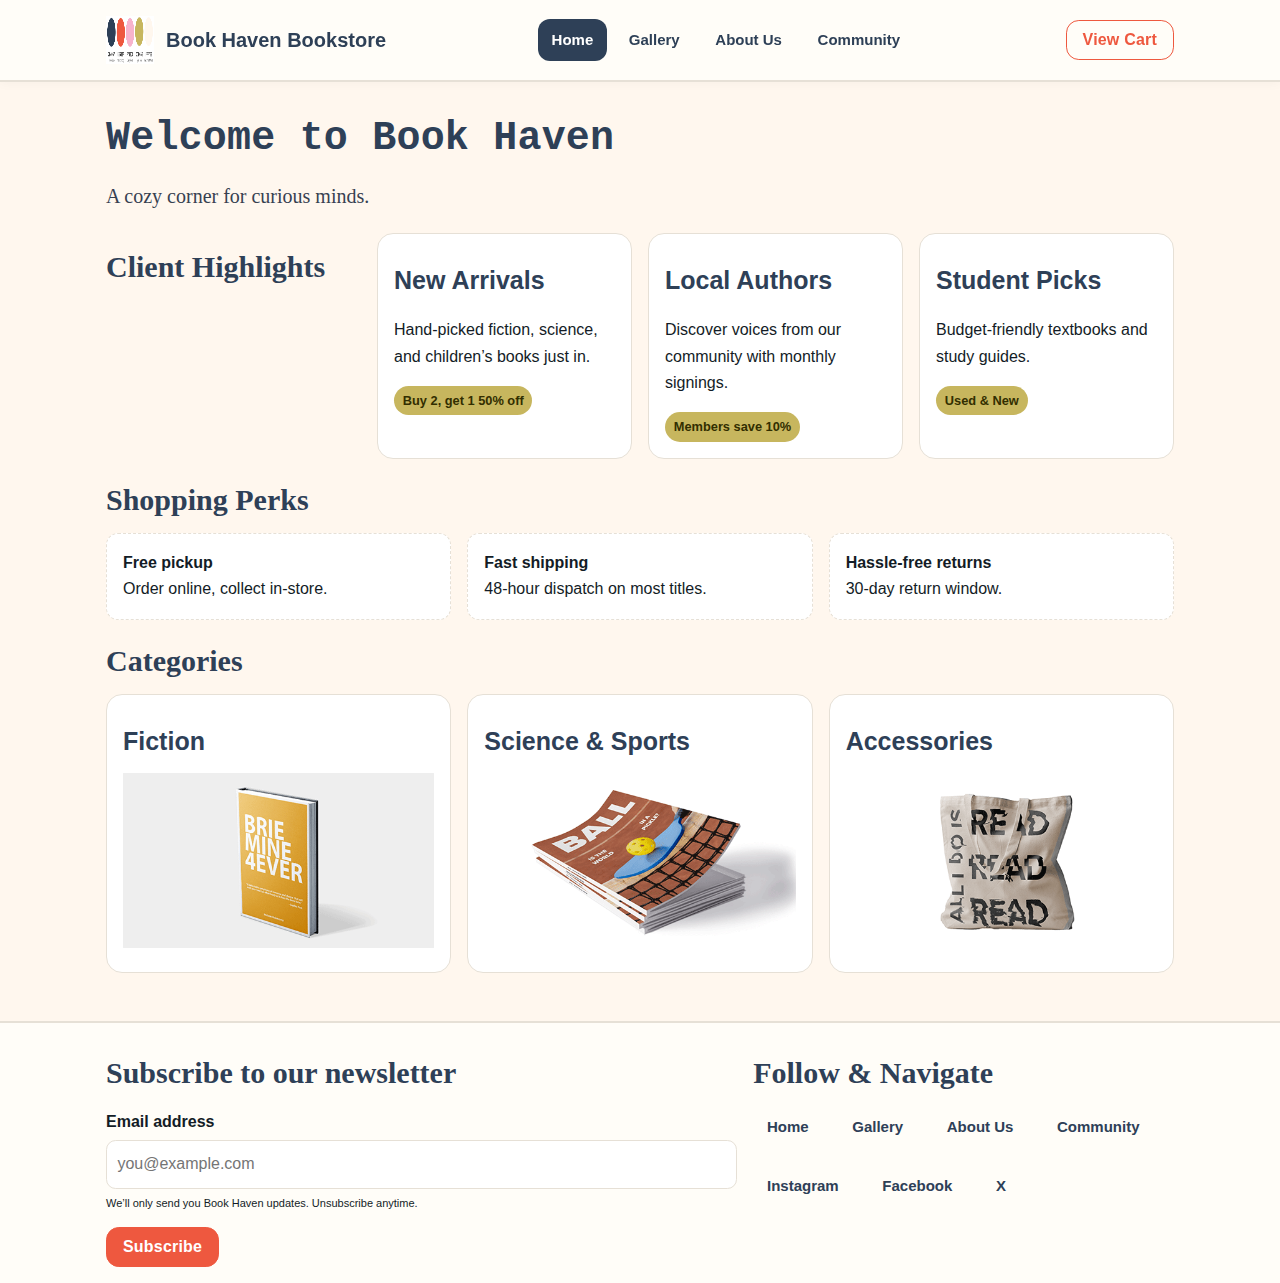
<file: index.html>
<!doctype html>
<html lang="en">
<head>
  <meta charset="utf-8" />
  <meta name="viewport" content="width=device-width, initial-scale=1" />
  <title>Home • Book Haven Bookstore</title>
  <link rel="stylesheet" href="styles.css" />
  <meta name="theme-color" content="#2E4057" />
</head>
<body>
<header role="banner">
  <div class="container header-inner">
    <div class="brand">
      <img src="assets/logo.png" alt="Book Haven logo" />
      <div class="site-title">Book Haven Bookstore</div>
    </div>
    <nav aria-label="Primary">
      <ul>
        <li><a href="index.html" aria-current='page'>Home</a></li>
        <li><a href="gallery.html" >Gallery</a></li>
        <li><a href="about.html" >About Us</a></li>
        <li><a href="custom.html" >Community</a></li>
      </ul>
    </nav>
    <button class="btn outline" id="btnViewCartTop" aria-haspopup="dialog" aria-controls="cartModal">View Cart</button>
  </div>
</header>
<main class="container">

  <h1>Welcome to Book Haven</h1>
  <p class="tagline">A cozy corner for curious minds.</p>

  <section class="grid grid-3" aria-labelledby="highlights">
    <h2 id="highlights">Client Highlights</h2>
    <article class="card">
      <h3>New Arrivals</h3>
      <p>Hand-picked fiction, science, and children’s books just in.</p>
      <span class="badge" aria-label="Shopping Promo">Buy 2, get 1 50% off</span>
    </article>
    <article class="card">
      <h3>Local Authors</h3>
      <p>Discover voices from our community with monthly signings.</p>
      <span class="badge">Members save 10%</span>
    </article>
    <article class="card">
      <h3>Student Picks</h3>
      <p>Budget-friendly textbooks and study guides.</p>
      <span class="badge">Used & New</span>
    </article>
  </section>

  <section style="margin-top:1rem">
    <h2>Shopping Perks</h2>
    <div class="perks">
      <div class="perk"><strong>Free pickup</strong><br/>Order online, collect in-store.</div>
      <div class="perk"><strong>Fast shipping</strong><br/>48-hour dispatch on most titles.</div>
      <div class="perk"><strong>Hassle-free returns</strong><br/>30-day return window.</div>
    </div>
  </section>

  <section style="margin-top:1rem">
    <h2>Categories</h2>
    <div class="grid grid-3">
      <div class="card"><h3>Fiction</h3><img src="assets/Client3_Book1.png" alt="Brie Mine 4Ever book cover"/></div>
      <div class="card"><h3>Science & Sports</h3><img src="assets/Client3_Magazine1.png" alt="BALL magazine cover"/></div>
      <div class="card"><h3>Accessories</h3><img src="assets/Client3_ToteBag.png" alt="Book Haven canvas tote bag"/></div>
    </div>
  </section>

</main>
<footer role="contentinfo">
  <div class="container footer-inner">
    <section aria-labelledby="newsletter-title">
      <h2 id="newsletter-title">Subscribe to our newsletter</h2>
      <form id="newsletterForm">
        <label for="newsletterEmail">Email address</label>
        <input id="newsletterEmail" name="email" type="email" required placeholder="you@example.com" aria-describedby="newsletterHelp" />
        <small id="newsletterHelp" class="help small-note">We’ll only send you Book Haven updates. Unsubscribe anytime.</small>
        <div style="margin-top:.75rem">
          <button class="btn" type="submit">Subscribe</button>
        </div>
      </form>
    </section>
    <section>
      <h2>Follow & Navigate</h2>
      <nav class="footer-nav" aria-label="Footer">
        <a href="index.html">Home</a>
        <a href="gallery.html">Gallery</a>
        <a href="about.html">About Us</a>
        <a href="custom.html">Community</a>
        <a href="#" aria-label="Visit our Instagram">Instagram</a>
        <a href="#" aria-label="Visit our Facebook">Facebook</a>
        <a href="#" aria-label="Visit our X profile">X</a>
      </nav>
    </section>
  </div>
</footer>

<!-- Cart Modal -->
<div class="modal-backdrop" id="cartBackdrop" role="presentation">
  <div class="modal" role="dialog" aria-modal="true" aria-labelledby="cartTitle" id="cartModal">
    <div class="modal-header">
      <h3 id="cartTitle">Your Cart</h3>
      <button class="btn outline" id="btnCloseCart" aria-label="Close cart">Close</button>
    </div>
    <div id="cartContents" style="padding:1rem 0"></div>
    <div class="modal-actions">
      <button class="btn outline" id="btnClearCart">Clear Cart</button>
      <button class="btn" id="btnProcessOrder">Process Order</button>
    </div>
  </div>
</div>

<script src="app.js"></script>
</body>
</html>
</file>
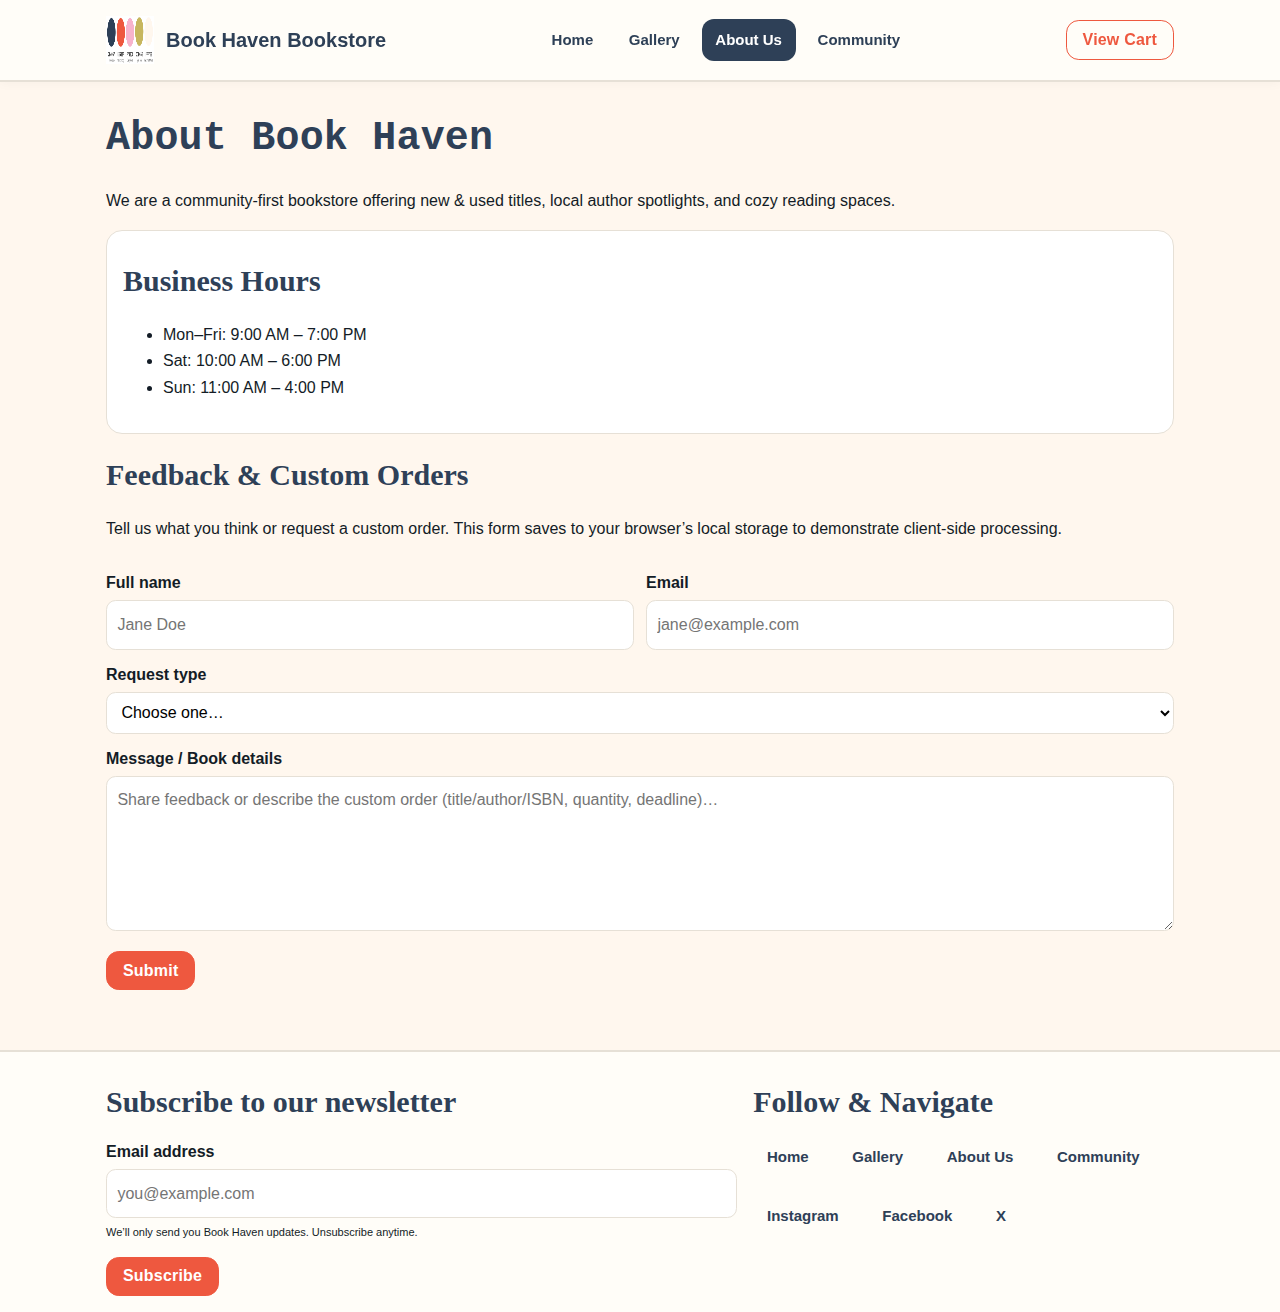
<file: about.html>
<!doctype html>
<html lang="en">
<head>
  <meta charset="utf-8" />
  <meta name="viewport" content="width=device-width, initial-scale=1" />
  <title>About Us • Book Haven Bookstore</title>
  <link rel="stylesheet" href="styles.css" />
  <meta name="theme-color" content="#2E4057" />
</head>
<body>
<header role="banner">
  <div class="container header-inner">
    <div class="brand">
      <img src="assets/logo.png" alt="Book Haven logo" />
      <div class="site-title">Book Haven Bookstore</div>
    </div>
    <nav aria-label="Primary">
      <ul>
        <li><a href="index.html" >Home</a></li>
        <li><a href="gallery.html" >Gallery</a></li>
        <li><a href="about.html" aria-current='page'>About Us</a></li>
        <li><a href="custom.html" >Community</a></li>
      </ul>
    </nav>
    <button class="btn outline" id="btnViewCartTop" aria-haspopup="dialog" aria-controls="cartModal">View Cart</button>
  </div>
</header>
<main class="container">

  <h1>About Book Haven</h1>
  <p>We are a community-first bookstore offering new & used titles, local author spotlights, and cozy reading spaces.</p>

  <section class="card" aria-labelledby="hours">
    <h2 id="hours">Business Hours</h2>
    <ul>
      <li>Mon–Fri: 9:00 AM – 7:00 PM</li>
      <li>Sat: 10:00 AM – 6:00 PM</li>
      <li>Sun: 11:00 AM – 4:00 PM</li>
    </ul>
  </section>

  <section style="margin-top:1rem" aria-labelledby="feedbackTitle">
    <h2 id="feedbackTitle">Feedback & Custom Orders</h2>
    <p>Tell us what you think or request a custom order. This form saves to your browser’s local storage to demonstrate client-side processing.</p>

    <form id="feedbackForm">
      <div class="form-row">
        <div>
          <label for="name">Full name</label>
          <input id="name" name="name" required placeholder="Jane Doe" />
        </div>
        <div>
          <label for="email">Email</label>
          <input id="email" type="email" name="email" required placeholder="jane@example.com" />
        </div>
      </div>
      <label for="type">Request type</label>
      <select id="type" name="type" required>
        <option value="">Choose one…</option>
        <option>Feedback</option>
        <option>Custom Order</option>
      </select>
      <label for="message">Message / Book details</label>
      <textarea id="message" name="message" rows="5" required placeholder="Share feedback or describe the custom order (title/author/ISBN, quantity, deadline)…"></textarea>
      <div style="margin-top: .75rem">
        <button class="btn" type="submit">Submit</button>
      </div>
    </form>
    <div id="feedbackNotice" role="status" aria-live="polite" style="margin-top:.75rem"></div>
  </section>

</main>
<footer role="contentinfo">
  <div class="container footer-inner">
    <section aria-labelledby="newsletter-title">
      <h2 id="newsletter-title">Subscribe to our newsletter</h2>
      <form id="newsletterForm">
        <label for="newsletterEmail">Email address</label>
        <input id="newsletterEmail" name="email" type="email" required placeholder="you@example.com" aria-describedby="newsletterHelp" />
        <small id="newsletterHelp" class="help small-note">We’ll only send you Book Haven updates. Unsubscribe anytime.</small>
        <div style="margin-top:.75rem">
          <button class="btn" type="submit">Subscribe</button>
        </div>
      </form>
    </section>
    <section>
      <h2>Follow & Navigate</h2>
      <nav class="footer-nav" aria-label="Footer">
        <a href="index.html">Home</a>
        <a href="gallery.html">Gallery</a>
        <a href="about.html">About Us</a>
        <a href="custom.html">Community</a>
        <a href="#" aria-label="Visit our Instagram">Instagram</a>
        <a href="#" aria-label="Visit our Facebook">Facebook</a>
        <a href="#" aria-label="Visit our X profile">X</a>
      </nav>
    </section>
  </div>
</footer>

<!-- Cart Modal -->
<div class="modal-backdrop" id="cartBackdrop" role="presentation">
  <div class="modal" role="dialog" aria-modal="true" aria-labelledby="cartTitle" id="cartModal">
    <div class="modal-header">
      <h3 id="cartTitle">Your Cart</h3>
      <button class="btn outline" id="btnCloseCart" aria-label="Close cart">Close</button>
    </div>
    <div id="cartContents" style="padding:1rem 0"></div>
    <div class="modal-actions">
      <button class="btn outline" id="btnClearCart">Clear Cart</button>
      <button class="btn" id="btnProcessOrder">Process Order</button>
    </div>
  </div>
</div>

<script src="app.js"></script>
</body>
</html>
</file>
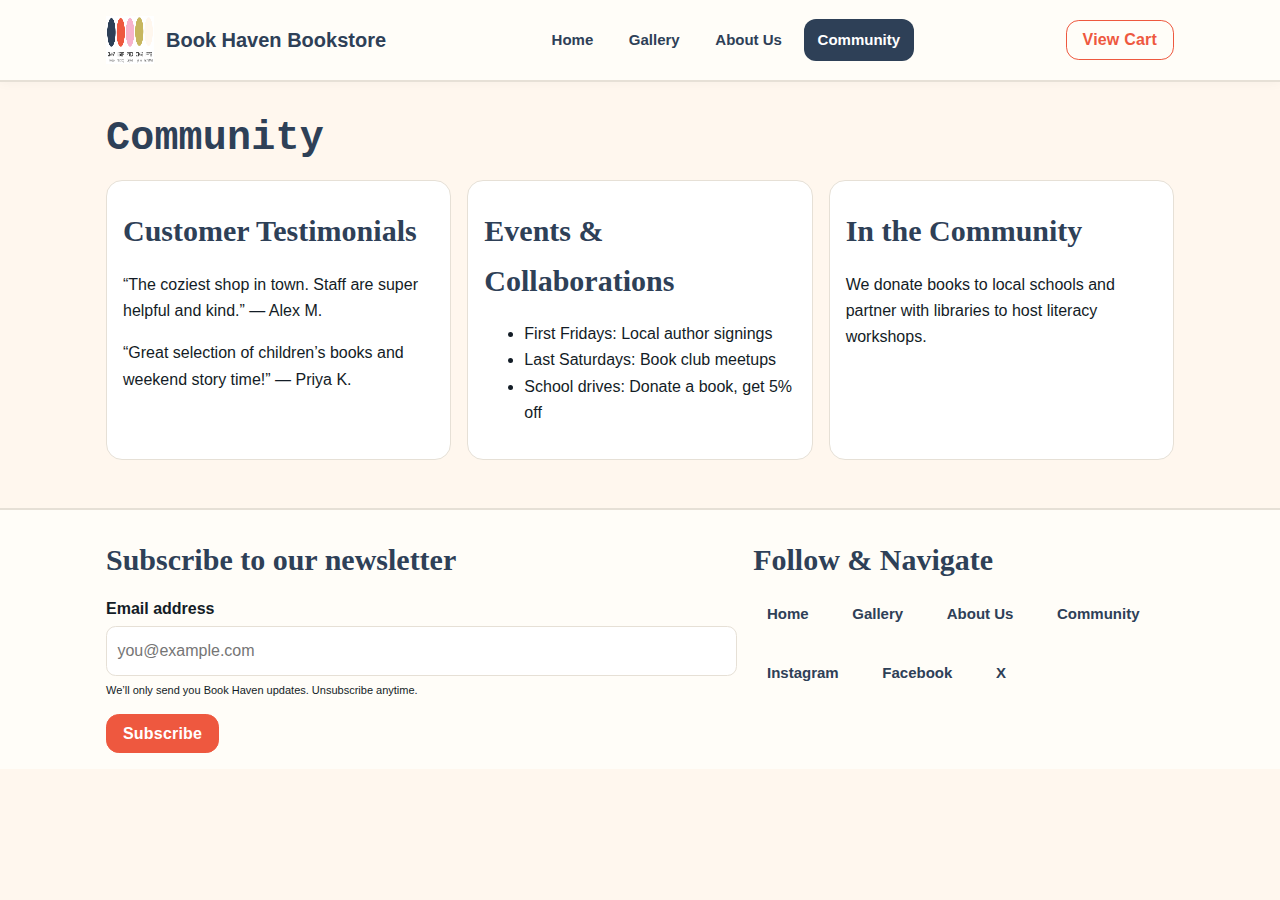
<file: custom.html>
<!doctype html>
<html lang="en">
<head>
  <meta charset="utf-8" />
  <meta name="viewport" content="width=device-width, initial-scale=1" />
  <title>Community • Book Haven Bookstore</title>
  <link rel="stylesheet" href="styles.css" />
  <meta name="theme-color" content="#2E4057" />
</head>
<body>
<header role="banner">
  <div class="container header-inner">
    <div class="brand">
      <img src="assets/logo.png" alt="Book Haven logo" />
      <div class="site-title">Book Haven Bookstore</div>
    </div>
    <nav aria-label="Primary">
      <ul>
        <li><a href="index.html" >Home</a></li>
        <li><a href="gallery.html" >Gallery</a></li>
        <li><a href="about.html" >About Us</a></li>
        <li><a href="custom.html" aria-current='page'>Community</a></li>
      </ul>
    </nav>
    <button class="btn outline" id="btnViewCartTop" aria-haspopup="dialog" aria-controls="cartModal">View Cart</button>
  </div>
</header>
<main class="container">

  <h1>Community</h1>
  <section class="grid grid-3">
    <article class="card">
      <h2>Customer Testimonials</h2>
      <p>“The coziest shop in town. Staff are super helpful and kind.” — Alex M.</p>
      <p>“Great selection of children’s books and weekend story time!” — Priya K.</p>
    </article>
    <article class="card">
      <h2>Events & Collaborations</h2>
      <ul>
        <li>First Fridays: Local author signings</li>
        <li>Last Saturdays: Book club meetups</li>
        <li>School drives: Donate a book, get 5% off</li>
      </ul>
    </article>
    <article class="card">
      <h2>In the Community</h2>
      <p>We donate books to local schools and partner with libraries to host literacy workshops.</p>
    </article>
  </section>

</main>
<footer role="contentinfo">
  <div class="container footer-inner">
    <section aria-labelledby="newsletter-title">
      <h2 id="newsletter-title">Subscribe to our newsletter</h2>
      <form id="newsletterForm">
        <label for="newsletterEmail">Email address</label>
        <input id="newsletterEmail" name="email" type="email" required placeholder="you@example.com" aria-describedby="newsletterHelp" />
        <small id="newsletterHelp" class="help small-note">We’ll only send you Book Haven updates. Unsubscribe anytime.</small>
        <div style="margin-top:.75rem">
          <button class="btn" type="submit">Subscribe</button>
        </div>
      </form>
    </section>
    <section>
      <h2>Follow & Navigate</h2>
      <nav class="footer-nav" aria-label="Footer">
        <a href="index.html">Home</a>
        <a href="gallery.html">Gallery</a>
        <a href="about.html">About Us</a>
        <a href="custom.html">Community</a>
        <a href="#" aria-label="Visit our Instagram">Instagram</a>
        <a href="#" aria-label="Visit our Facebook">Facebook</a>
        <a href="#" aria-label="Visit our X profile">X</a>
      </nav>
    </section>
  </div>
</footer>

<!-- Cart Modal -->
<div class="modal-backdrop" id="cartBackdrop" role="presentation">
  <div class="modal" role="dialog" aria-modal="true" aria-labelledby="cartTitle" id="cartModal">
    <div class="modal-header">
      <h3 id="cartTitle">Your Cart</h3>
      <button class="btn outline" id="btnCloseCart" aria-label="Close cart">Close</button>
    </div>
    <div id="cartContents" style="padding:1rem 0"></div>
    <div class="modal-actions">
      <button class="btn outline" id="btnClearCart">Clear Cart</button>
      <button class="btn" id="btnProcessOrder">Process Order</button>
    </div>
  </div>
</div>

<script src="app.js"></script>
</body>
</html>
</file>
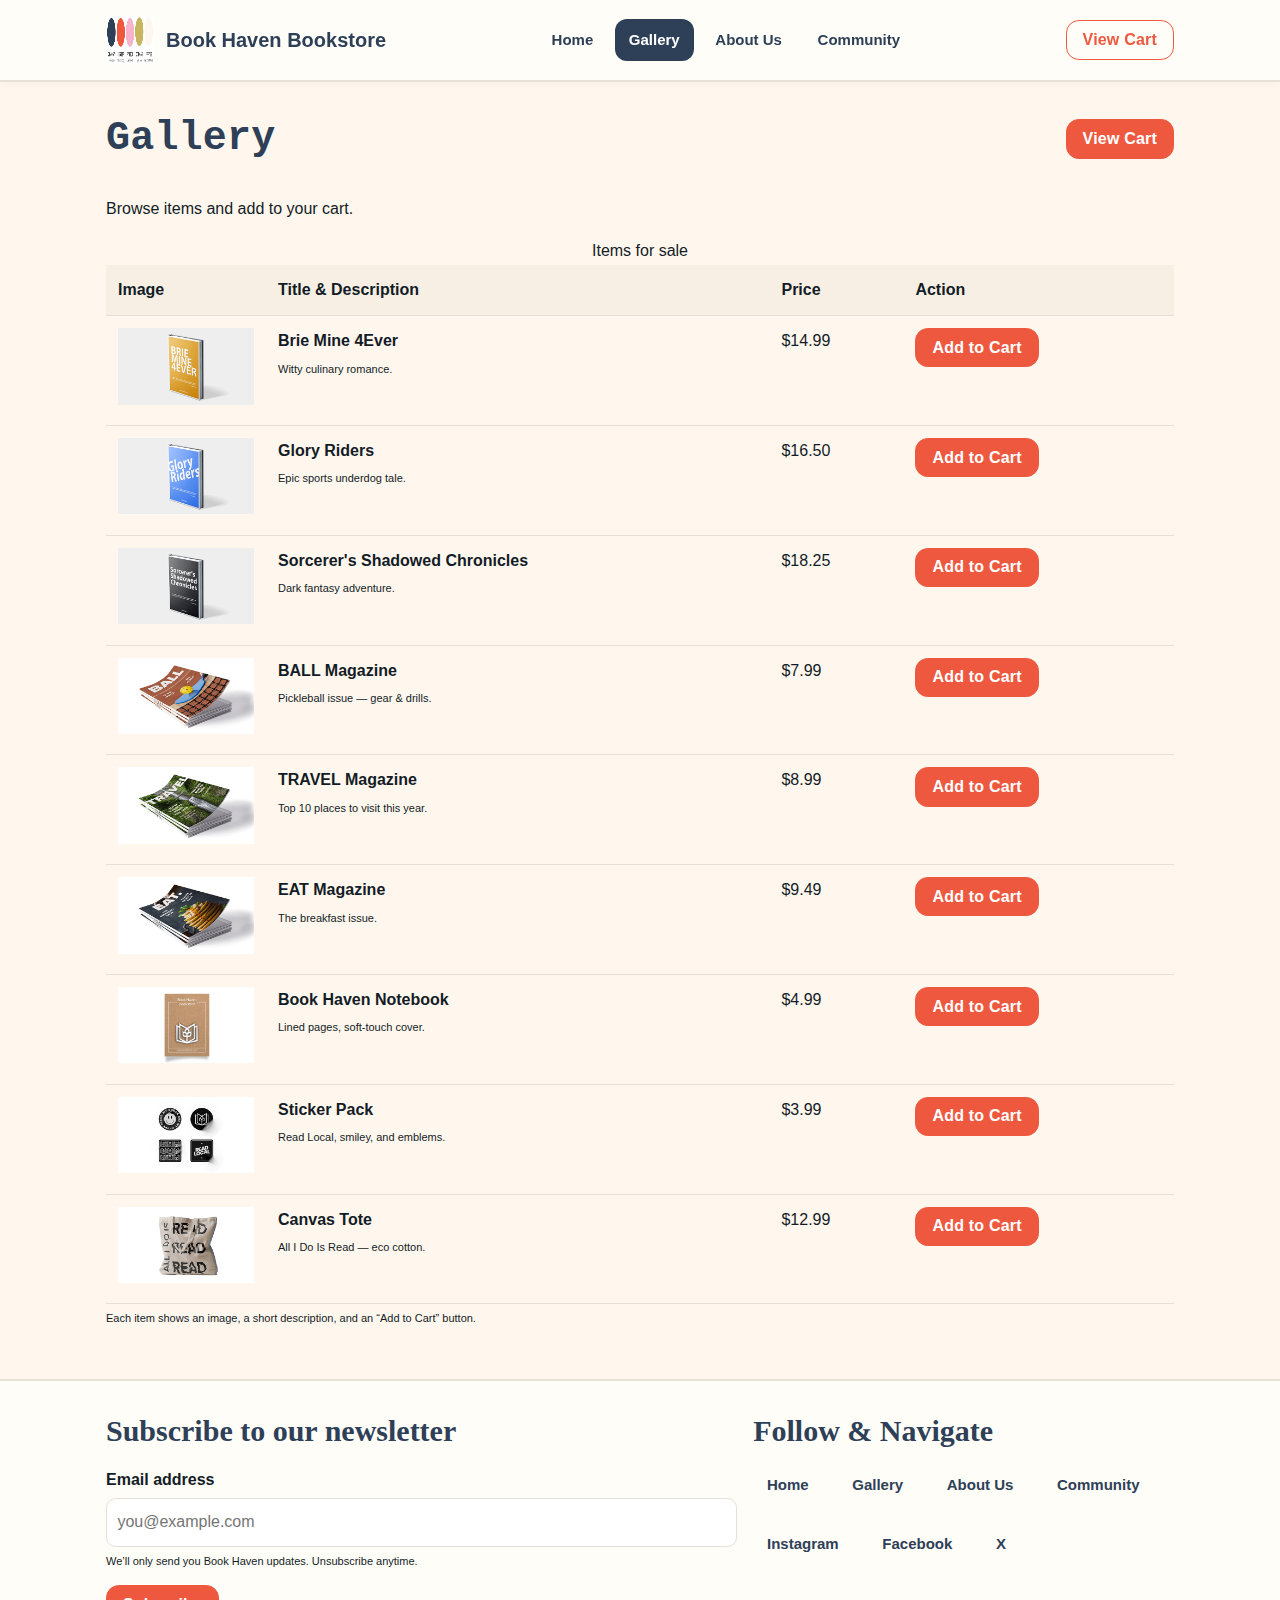
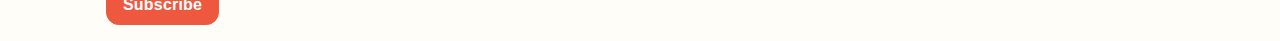
<file: gallery.html>
<!doctype html>
<html lang="en">
<head>
  <meta charset="utf-8" />
  <meta name="viewport" content="width=device-width, initial-scale=1" />
  <title>Gallery • Book Haven Bookstore</title>
  <link rel="stylesheet" href="styles.css" />
  <meta name="theme-color" content="#2E4057" />
</head>
<body>
<header role="banner">
  <div class="container header-inner">
    <div class="brand">
      <img src="assets/logo.png" alt="Book Haven logo" />
      <div class="site-title">Book Haven Bookstore</div>
    </div>
    <nav aria-label="Primary">
      <ul>
        <li><a href="index.html" >Home</a></li>
        <li><a href="gallery.html" aria-current='page'>Gallery</a></li>
        <li><a href="about.html" >About Us</a></li>
        <li><a href="custom.html" >Community</a></li>
      </ul>
    </nav>
    <button class="btn outline" id="btnViewCartTop" aria-haspopup="dialog" aria-controls="cartModal">View Cart</button>
  </div>
</header>
<main class="container">

  <div style="display:flex;justify-content:space-between;align-items:center;gap:1rem">
    <h1>Gallery</h1>
    <button class="btn" id="btnViewCart">View Cart</button>
  </div>
  <p>Browse items and add to your cart.</p>

  <table class="table" aria-describedby="galleryHelp">
    <caption class="visually-hidden">Items for sale</caption>
    <thead>
      <tr>
        <th scope="col">Image</th>
        <th scope="col">Title & Description</th>
        <th scope="col">Price</th>
        <th scope="col">Action</th>
      </tr>
    </thead>
    <tbody id="galleryTableBody">
      <!-- Rows populated by app.js -->
    </tbody>
  </table>
  <small id="galleryHelp" class="help small-note">Each item shows an image, a short description, and an “Add to Cart” button.</small>

</main>
<footer role="contentinfo">
  <div class="container footer-inner">
    <section aria-labelledby="newsletter-title">
      <h2 id="newsletter-title">Subscribe to our newsletter</h2>
      <form id="newsletterForm">
        <label for="newsletterEmail">Email address</label>
        <input id="newsletterEmail" name="email" type="email" required placeholder="you@example.com" aria-describedby="newsletterHelp" />
        <small id="newsletterHelp" class="help small-note">We’ll only send you Book Haven updates. Unsubscribe anytime.</small>
        <div style="margin-top:.75rem">
          <button class="btn" type="submit">Subscribe</button>
        </div>
      </form>
    </section>
    <section>
      <h2>Follow & Navigate</h2>
      <nav class="footer-nav" aria-label="Footer">
        <a href="index.html">Home</a>
        <a href="gallery.html">Gallery</a>
        <a href="about.html">About Us</a>
        <a href="custom.html">Community</a>
        <a href="#" aria-label="Visit our Instagram">Instagram</a>
        <a href="#" aria-label="Visit our Facebook">Facebook</a>
        <a href="#" aria-label="Visit our X profile">X</a>
      </nav>
    </section>
  </div>
</footer>

<!-- Cart Modal -->
<div class="modal-backdrop" id="cartBackdrop" role="presentation">
  <div class="modal" role="dialog" aria-modal="true" aria-labelledby="cartTitle" id="cartModal">
    <div class="modal-header">
      <h3 id="cartTitle">Your Cart</h3>
      <button class="btn outline" id="btnCloseCart" aria-label="Close cart">Close</button>
    </div>
    <div id="cartContents" style="padding:1rem 0"></div>
    <div class="modal-actions">
      <button class="btn outline" id="btnClearCart">Clear Cart</button>
      <button class="btn" id="btnProcessOrder">Process Order</button>
    </div>
  </div>
</div>

<script src="app.js"></script>
</body>
</html>
</file>
<file: styles.css>
/* --- Book Haven v3: Official Palette + Typography Hierarchy ---
   Colors: Inkwell Blue #2E4057, Intensity Indigo #EE583F,
           Aged Gold #C7B65E, Parchment #FFF7EE, Text #131C26
   Typography (per guide):
     - h1: Courier New Bold 40px
     - h2: Georgia Bold 30px
     - h3: Arial Bold 25px
     - nav links: Arial Bold 15px
     - buttons: Arial Bold 16px
     - body text: Arial Normal 16px
     - small/notes: Calibri Normal 11px
     - tagline: Comic Sans MS Normal 20px (.tagline)
----------------------------------------------------------------- */

:root{
  --bg:#FFF7EE;
  --text:#131C26;
  --muted:#2E4057;
  --brand:#2E4057;
  --brand-contrast:#ffffff;
  --accent:#EE583F;
  --highlight:#C7B65E;
  --card:#ffffff;
  --border:#E6E0D6;
}
*{box-sizing:border-box}
html{scroll-behavior:smooth}
body{
  margin:0;
  font-family: Arial, Helvetica, sans-serif;
  font-weight: 400;
  font-size:16px;
  background:var(--bg);
  color:var(--text);
  line-height:1.65;
}
/* Headings per spec */
h1{font-family:"Courier New", Courier, monospace;font-weight:700;font-size:40px;color:var(--muted);letter-spacing:.2px;margin:.2em 0;}
h2{font-family:Georgia, "Times New Roman", Times, serif;font-weight:700;font-size:30px;color:var(--muted);margin:.3em 0;}
h3{font-family:Arial, Helvetica, sans-serif;font-weight:700;font-size:25px;color:var(--muted);margin:.4em 0;}
/* Tagline */
.tagline{font-family:"Comic Sans MS", "Comic Sans", cursive;font-weight:400;font-size:20px;color:#374151;margin:.2em 0 1em;}
a{color:var(--accent)} a:hover{text-decoration:none;filter:saturate(1.1)}
img{max-width:100%;height:auto}
.container{max-width:1100px;margin:0 auto;padding:1rem}
header{
  position:sticky;top:0;z-index:10;background:#fffdf8;border-bottom:2px solid var(--border);
  box-shadow: 0 2px 10px rgba(0,0,0,.03);
}
.header-inner{display:flex;align-items:center;gap:1rem;justify-content:space-between}
.brand{display:flex;align-items:center;gap:.75rem}
.brand img{width:48px;height:48px}
.site-title{font-size:20px;font-weight:700;color:var(--muted);font-family:Arial, Helvetica, sans-serif;}
nav ul{display:flex;gap:.5rem;list-style:none;margin:0;padding:0;flex-wrap:wrap}
nav a{
  display:inline-block;padding:.5rem .8rem;border-radius:.75rem;text-decoration:none;border:1px solid transparent;
  color:var(--muted);font-weight:700;font-size:15px;font-family:Arial, Helvetica, sans-serif;
}
nav a[aria-current="page"]{background:var(--brand);color:var(--brand-contrast)} 
nav a:hover{border-color:var(--highlight); background:#fff}
main{padding-block:1.25rem}
.grid{display:grid;gap:1rem}
.grid-3{grid-template-columns:repeat(auto-fit,minmax(220px,1fr))}
.card{background:var(--card);border:1px solid var(--border);border-radius:1rem;padding:1rem}
.badge{display:inline-block;background:var(--highlight);color:#322e00;padding:.25rem .55rem;border-radius:999px;font-size:.8rem;font-weight:700;font-family:Arial, Helvetica, sans-serif;}
.btn{
  display:inline-block;border:1px solid var(--accent);background:var(--accent);color:#fff;
  padding:.6rem 1rem;border-radius:.8rem;text-decoration:none;cursor:pointer;font-weight:700;letter-spacing:.2px;
  font-family:Arial, Helvetica, sans-serif;font-size:16px;
}
.btn.outline{background:transparent;color:var(--accent)}
.table{width:100%;border-collapse:collapse}
.table th,.table td{padding:.75rem;border-bottom:1px solid var(--border);vertical-align:top}
.table th{background:#f7efe4;text-align:left}
.perks{display:flex;gap:1rem;flex-wrap:wrap}
.perks .perk{flex:1 1 200px;border:1px dashed var(--border);padding:1rem;border-radius:.75rem;background:#fff}
footer{margin-top:2rem;border-top:2px solid var(--border);background:#fffdf8}
.footer-inner{display:grid;gap:1rem;grid-template-columns:1.2fr .8fr}
.footer-nav{display:flex;gap:1rem;flex-wrap:wrap}
input, select, textarea{
  width:100%;padding:.65rem;border:1px solid var(--border);border-radius:.6rem;font:inherit;background:#fff
}
label{font-weight:700;display:block;margin-top:.75rem;margin-bottom:.25rem;font-family:Arial, Helvetica, sans-serif;}
small, .small-note{font-family:Calibri, "Segoe UI", Tahoma, Geneva, Verdana, sans-serif;font-size:11px}
.form-row{display:grid;gap:.75rem;grid-template-columns:repeat(auto-fit,minmax(200px,1fr))}
fieldset{border:1px solid var(--border);border-radius:.75rem;padding:1rem}
legend{font-weight:700}

/* Modal */
.modal-backdrop{
  position:fixed;inset:0;background:rgba(0,0,0,.45);display:none;align-items:center;justify-content:center;padding:1rem
}
.modal{max-width:700px;width:100%;background:#fff;border-radius:1rem;border:1px solid var(--border);padding:1rem}
.modal-header{display:flex;justify-content:space-between;align-items:center;border-bottom:1px solid var(--border);padding-bottom:.5rem}
.modal-actions{display:flex;gap:.5rem;justify-content:flex-end}
.show{display:flex}

/* Accessibility focus */
:focus-visible{outline:3px solid #C7B65E;outline-offset:2px;border-radius:.25rem}
</file>
